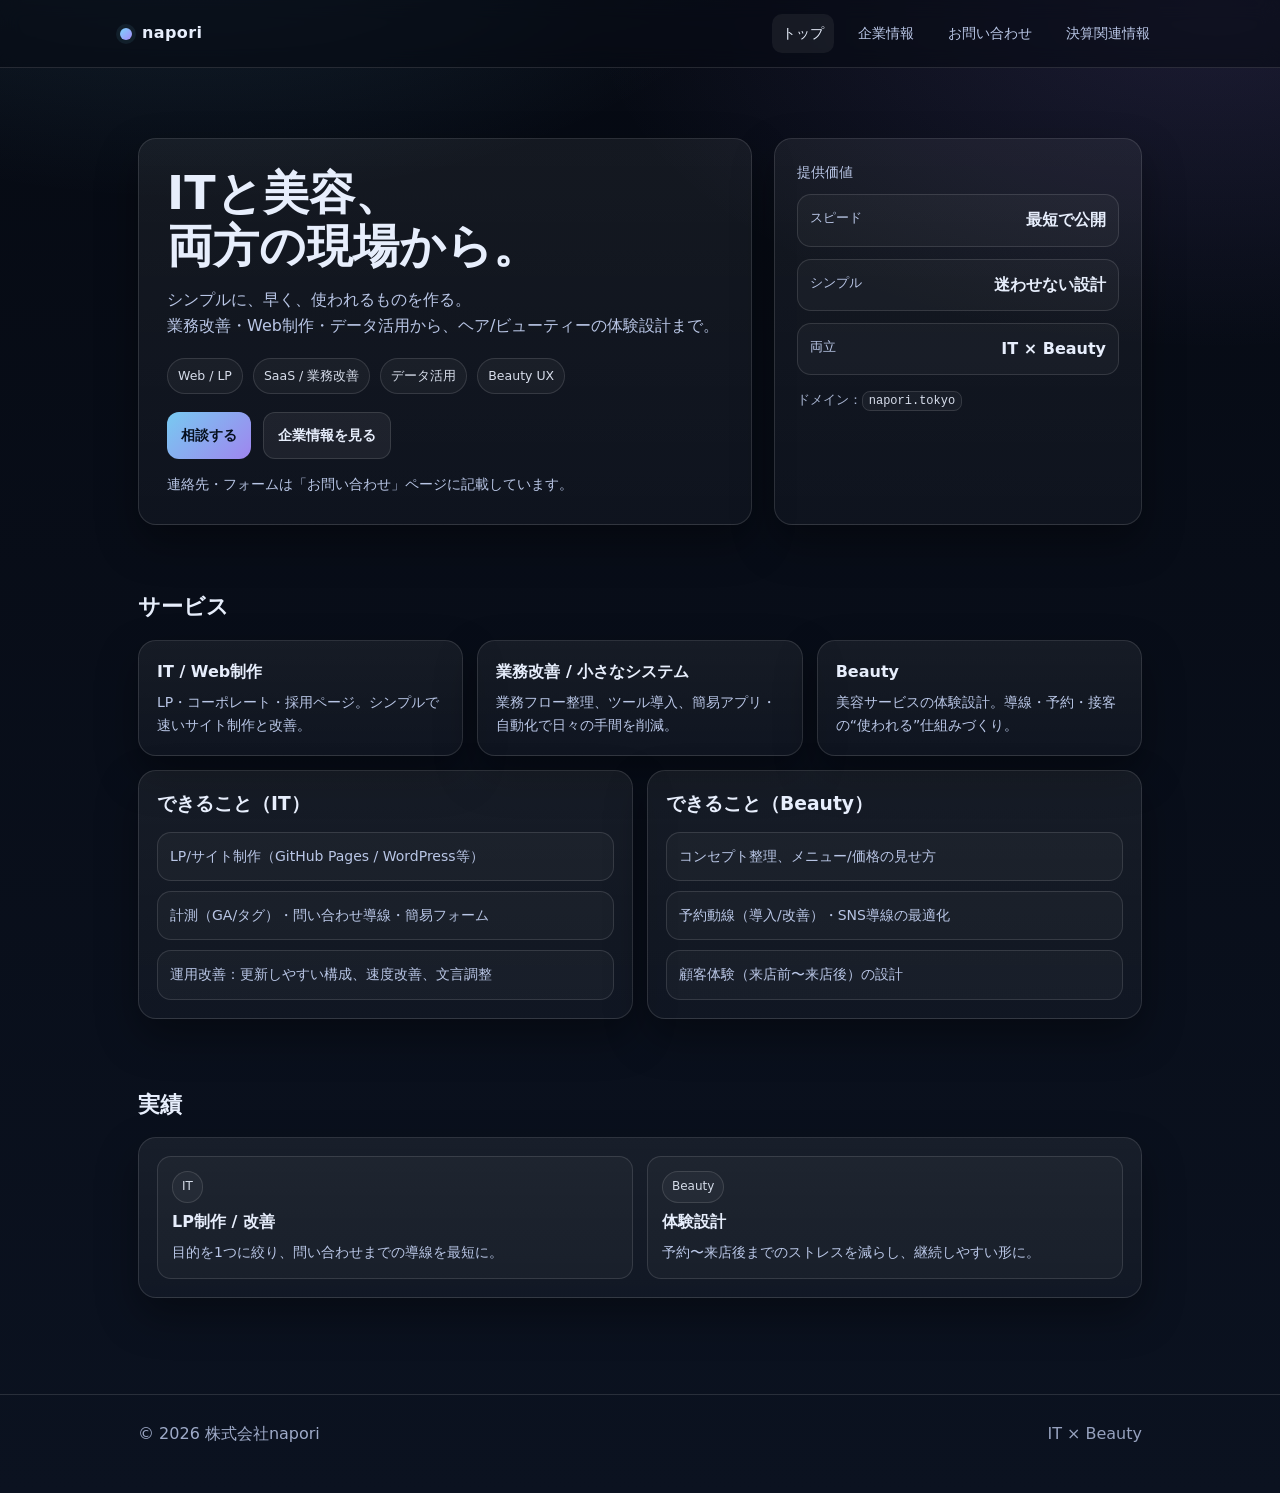
<file: index.html>
<!doctype html>
<html lang="ja">
<head>

  <meta charset="utf-8" />
  <meta name="viewport" content="width=device-width,initial-scale=1" />
  <meta name="theme-color" content="#0b1220" />
  <link rel="icon" href="/assets/favicon.svg" type="image/svg+xml">
  <link rel="stylesheet" href="/assets/style.css" />

  <title>napori | IT × Beauty</title>
  <meta name="description" content="株式会社napori｜ITと美容の両方の現場から。業務改善・Web制作・データ活用から、ビューティーの体験設計まで。">
</head>
<body>
  <header>
    <div class="wrap nav">
      <div class="brand">
        <span class="dot" aria-hidden="true"></span>
        <a href="/" aria-label="napori home">napori</a>
      </div>
      <nav class="menu" aria-label="primary">
        <a href="/" style="background:rgba(255,255,255,.06); color:var(--text)">トップ</a>
        <a href="/company/">企業情報</a>
        <a href="/contact/">お問い合わせ</a>
        <a href="/finance/">決算関連情報</a>
      </nav>
    </div>
  </header>

  <main>

    <section class="hero">
      <div class="wrap hero-grid">
        <div class="card hero-main">
          <h1>ITと美容、<br/>両方の現場から。</h1>
          <p class="lead">
            シンプルに、早く、使われるものを作る。<br/>
            業務改善・Web制作・データ活用から、ヘア/ビューティーの体験設計まで。
          </p>

          <div class="pill-row" aria-label="highlights">
            <span class="pill">Web / LP</span>
            <span class="pill">SaaS / 業務改善</span>
            <span class="pill">データ活用</span>
            <span class="pill">Beauty UX</span>
          </div>

          <div class="cta">
            <a class="btn primary" href="/contact/">相談する</a>
            <a class="btn" href="/company/">企業情報を見る</a>
          </div>

          <p class="sub" style="margin-top:14px;">
            連絡先・フォームは「お問い合わせ」ページに記載しています。
          </p>
        </div>

        <aside class="card hero-side" aria-label="summary">
          <p class="sub" style="margin:0 0 10px;">提供価値</p>
          <div class="kpi">
            <div class="row">
              <div class="label">スピード</div>
              <div class="value">最短で公開</div>
            </div>
            <div class="row">
              <div class="label">シンプル</div>
              <div class="value">迷わせない設計</div>
            </div>
            <div class="row">
              <div class="label">両立</div>
              <div class="value">IT × Beauty</div>
            </div>
          </div>

          <p class="small" style="margin:14px 0 0;">
            ドメイン：<code class="inline">napori.tokyo</code>
          </p>
        </aside>
      </div>
    </section>

    <section id="services">
      <div class="wrap">
        <div class="section-title">
          <h2>サービス</h2>
        </div>

        <div class="grid3">
          <div class="card svc">
            <h3>IT / Web制作</h3>
            <p>LP・コーポレート・採用ページ。シンプルで速いサイト制作と改善。</p>
          </div>
          <div class="card svc">
            <h3>業務改善 / 小さなシステム</h3>
            <p>業務フロー整理、ツール導入、簡易アプリ・自動化で日々の手間を削減。</p>
          </div>
          <div class="card svc">
            <h3>Beauty</h3>
            <p>美容サービスの体験設計。導線・予約・接客の“使われる”仕組みづくり。</p>
          </div>
        </div>

        <div class="two" style="margin-top:14px;">
          <div class="card panel">
            <h3 style="margin:0 0 8px;">できること（IT）</h3>
            <ul class="list">
              <li>LP/サイト制作（GitHub Pages / WordPress等）</li>
              <li>計測（GA/タグ）・問い合わせ導線・簡易フォーム</li>
              <li>運用改善：更新しやすい構成、速度改善、文言調整</li>
            </ul>
          </div>
          <div class="card panel">
            <h3 style="margin:0 0 8px;">できること（Beauty）</h3>
            <ul class="list">
              <li>コンセプト整理、メニュー/価格の見せ方</li>
              <li>予約動線（導入/改善）・SNS導線の最適化</li>
              <li>顧客体験（来店前〜来店後）の設計</li>
            </ul>
          </div>
        </div>
      </div>
    </section>

    <section id="works">
      <div class="wrap">
        <div class="section-title">
          <h2>実績</h2>
        </div>

        <div class="card works">
          <div class="two">
            <div class="work">
              <span class="tag">IT</span>
              <div class="ttl">LP制作 / 改善</div>
              <div class="desc">目的を1つに絞り、問い合わせまでの導線を最短に。</div>
            </div>
            <div class="work">
              <span class="tag">Beauty</span>
              <div class="ttl">体験設計</div>
              <div class="desc">予約〜来店後までのストレスを減らし、継続しやすい形に。</div>
            </div>
          </div>

        </div>
      </div>
    </section>

  </main>

  <footer>
    <div class="wrap">
      <div style="display:flex; justify-content:space-between; gap:10px; flex-wrap:wrap;">
        <div>© <span id="y"></span> 株式会社napori</div>
        <div style="color:rgba(185,198,230,.8);">IT × Beauty</div>
      </div>
    </div>
  </footer>

  <script>
    document.getElementById("y").textContent = new Date().getFullYear();
  </script>
</body>
</html>
</file>
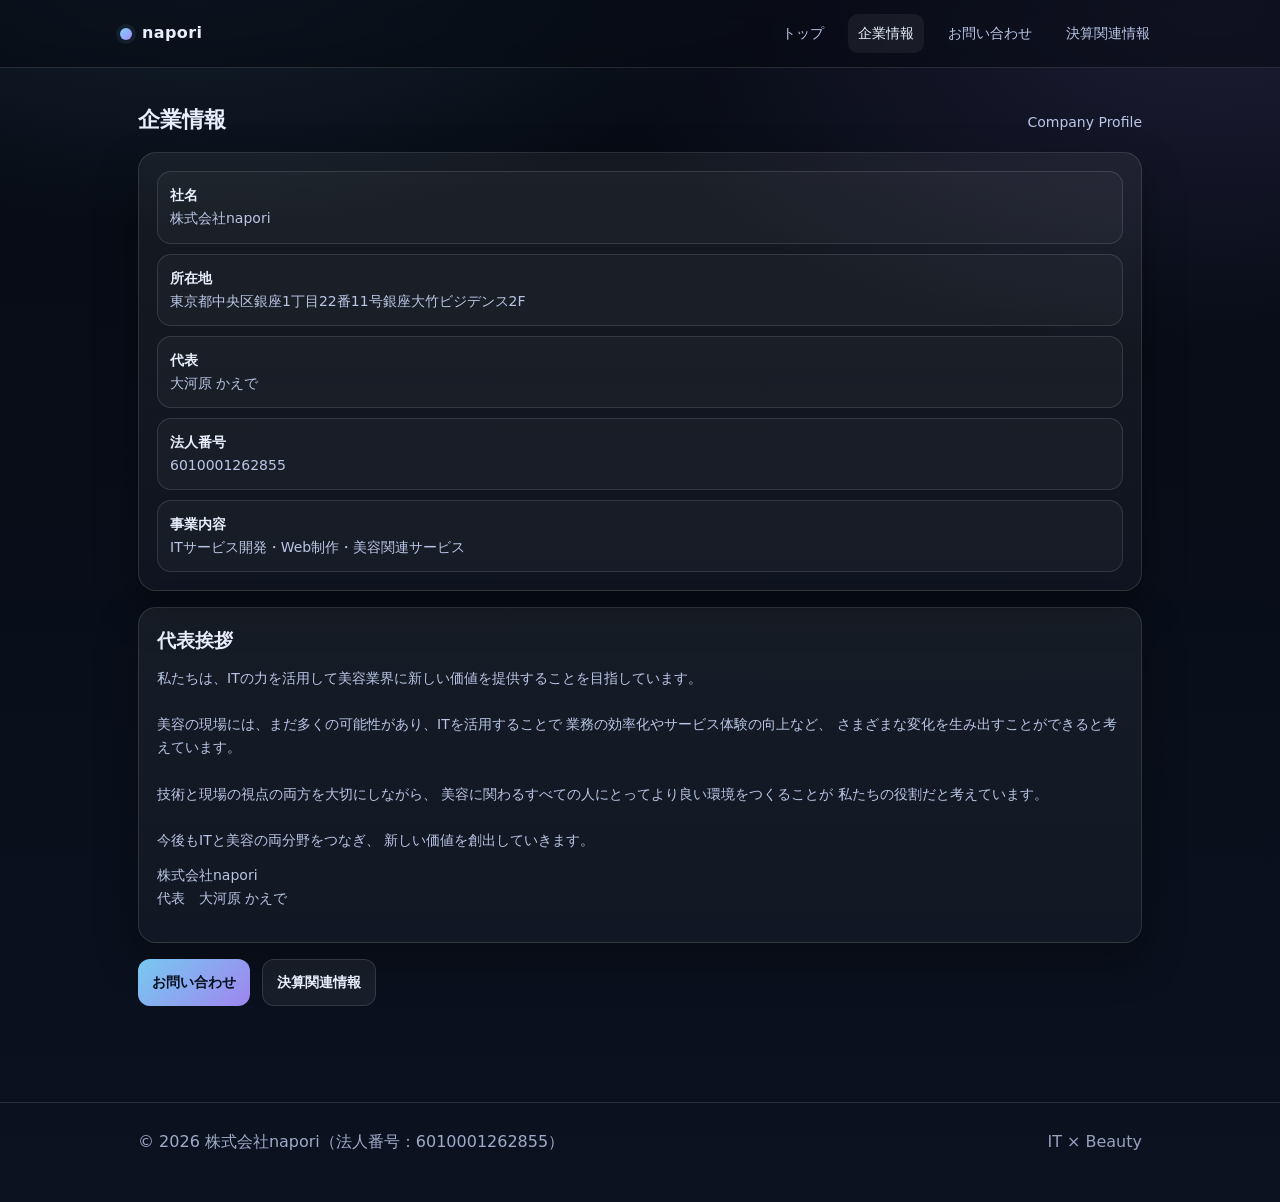
<file: company/index.html>
<!doctype html>
<html lang="ja">
<head>
  <meta charset="utf-8" />
  <meta name="viewport" content="width=device-width,initial-scale=1" />
  <meta name="theme-color" content="#0b1220" />

  <link rel="icon" href="/assets/favicon.svg" type="image/svg+xml">
  <link rel="stylesheet" href="/assets/style.css" />

  <title>企業情報 | 株式会社napori</title>
  <meta name="description" content="株式会社naporiの企業情報（社名、所在地、代表、法人番号）">
</head>

<body>

  <header>
    <div class="wrap nav">
      <div class="brand">
        <span class="dot" aria-hidden="true"></span>
        <a href="/" aria-label="napori home">napori</a>
      </div>

      <nav class="menu" aria-label="primary">
        <a href="/">トップ</a>
        <a href="/company/" style="background:rgba(255,255,255,.06); color:var(--text)">企業情報</a>
        <a href="/contact/">お問い合わせ</a>
        <a href="/finance/">決算関連情報</a>
      </nav>
    </div>
  </header>

  <main>

    <section>
      <div class="wrap">

        <div class="section-title">
          <h2>企業情報</h2>
          <p class="sub">Company Profile</p>
        </div>

        <!-- 会社概要 -->
        <div class="card panel">
          <ul class="list" style="margin-top:0">
            <li>
              <b style="color:var(--text)">社名</b><br/>
              株式会社napori
            </li>

            <li>
              <b style="color:var(--text)">所在地</b><br/>
              東京都中央区銀座1丁目22番11号銀座大竹ビジデンス2F
            </li>

            <li>
              <b style="color:var(--text)">代表</b><br/>
              大河原 かえで
            </li>

            <li>
              <b style="color:var(--text)">法人番号</b><br/>
              6010001262855
            </li>

            <li>
              <b style="color:var(--text)">事業内容</b><br/>
              ITサービス開発・Web制作・美容関連サービス
            </li>
          </ul>
        </div>

        <!-- 代表挨拶 -->
        <div class="card panel" style="margin-top:16px;">

          <h3 style="margin:0 0 10px;">代表挨拶</h3>

          <p style="margin:0; color:var(--muted); font-size:14px;">
            私たちは、ITの力を活用して美容業界に新しい価値を提供することを目指しています。<br/><br/>

            美容の現場には、まだ多くの可能性があり、ITを活用することで
            業務の効率化やサービス体験の向上など、
            さまざまな変化を生み出すことができると考えています。<br/><br/>

            技術と現場の視点の両方を大切にしながら、
            美容に関わるすべての人にとってより良い環境をつくることが
            私たちの役割だと考えています。<br/><br/>

            今後もITと美容の両分野をつなぎ、
            新しい価値を創出していきます。
          </p>

          <p style="margin-top:12px; color:var(--muted); font-size:14px;">
            株式会社napori<br/>
            代表　大河原 かえで
          </p>

        </div>

        <!-- CTA -->
        <div class="cta" style="margin-top:16px;">
          <a class="btn primary" href="/contact/">お問い合わせ</a>
          <a class="btn" href="/finance/">決算関連情報</a>
        </div>

      </div>
    </section>

  </main>

  <footer>
    <div class="wrap">
      <div style="display:flex; justify-content:space-between; gap:10px; flex-wrap:wrap;">
        <div>
          © <span id="y"></span> 株式会社napori（法人番号：6010001262855）
        </div>
        <div style="color:rgba(185,198,230,.8);">
          IT × Beauty
        </div>
      </div>
    </div>
  </footer>

  <script>
    document.getElementById("y").textContent = new Date().getFullYear();
  </script>

</body>
</html>
</file>
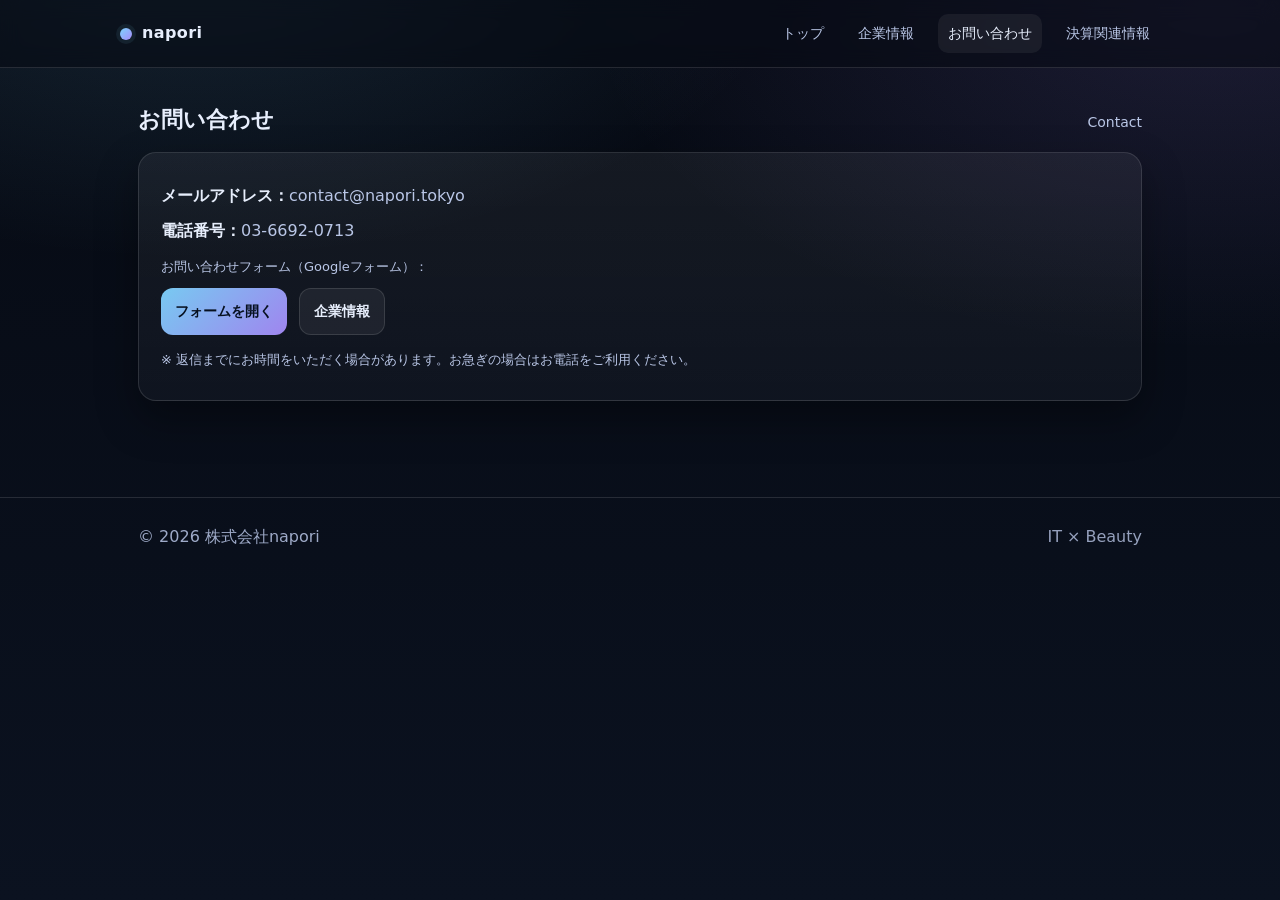
<file: contact/index.html>
<!doctype html>
<html lang="ja">
<head>

  <meta charset="utf-8" />
  <meta name="viewport" content="width=device-width,initial-scale=1" />
  <meta name="theme-color" content="#0b1220" />
  <link rel="icon" href="/assets/favicon.svg" type="image/svg+xml">
  <link rel="stylesheet" href="/assets/style.css" />

  <title>お問い合わせ | 株式会社napori</title>
  <meta name="description" content="株式会社naporiへのお問い合わせ（メール、電話、フォーム）">
</head>
<body>
  <header>
    <div class="wrap nav">
      <div class="brand">
        <span class="dot" aria-hidden="true"></span>
        <a href="/" aria-label="napori home">napori</a>
      </div>
      <nav class="menu" aria-label="primary">
        <a href="/">トップ</a>
        <a href="/company/">企業情報</a>
        <a href="/contact/" style="background:rgba(255,255,255,.06); color:var(--text)">お問い合わせ</a>
        <a href="/finance/">決算関連情報</a>
      </nav>
    </div>
  </header>

  <main>
    <section>
      <div class="wrap">
        <div class="section-title">
          <h2>お問い合わせ</h2>
          <p class="sub">Contact</p>
        </div>

        <div class="card contact">
          <p><b>メールアドレス：</b><a href="mailto:contact@napori.tokyo">contact@napori.tokyo</a></p>
          <p><b>電話番号：</b><a href="tel:+81366920713">03-6692-0713</a></p>

          <p class="small" style="margin-top:12px;">
            お問い合わせフォーム（Googleフォーム）：
          </p>
          <div class="cta" style="margin-top:10px;">
            <a class="btn primary" target="_blank" rel="noopener" href="https://docs.google.com/forms/d/e/1FAIpQLSdxf0APTU8mkckwifSIQJSLi9h5tLdHo3npphN3XJnUTJJ5-Q/viewform?usp=publish-editor">
              フォームを開く
            </a>
            <a class="btn" href="/company/">企業情報</a>
          </div>

          <p class="small" style="margin-top:14px;">
            ※ 返信までにお時間をいただく場合があります。お急ぎの場合はお電話をご利用ください。
          </p>
        </div>
      </div>
    </section>

  </main>

  <footer>
    <div class="wrap">
      <div style="display:flex; justify-content:space-between; gap:10px; flex-wrap:wrap;">
        <div>© <span id="y"></span> 株式会社napori</div>
        <div style="color:rgba(185,198,230,.8);">IT × Beauty</div>
      </div>
    </div>
  </footer>

  <script>
    document.getElementById("y").textContent = new Date().getFullYear();
  </script>
</body>
</html>
</file>
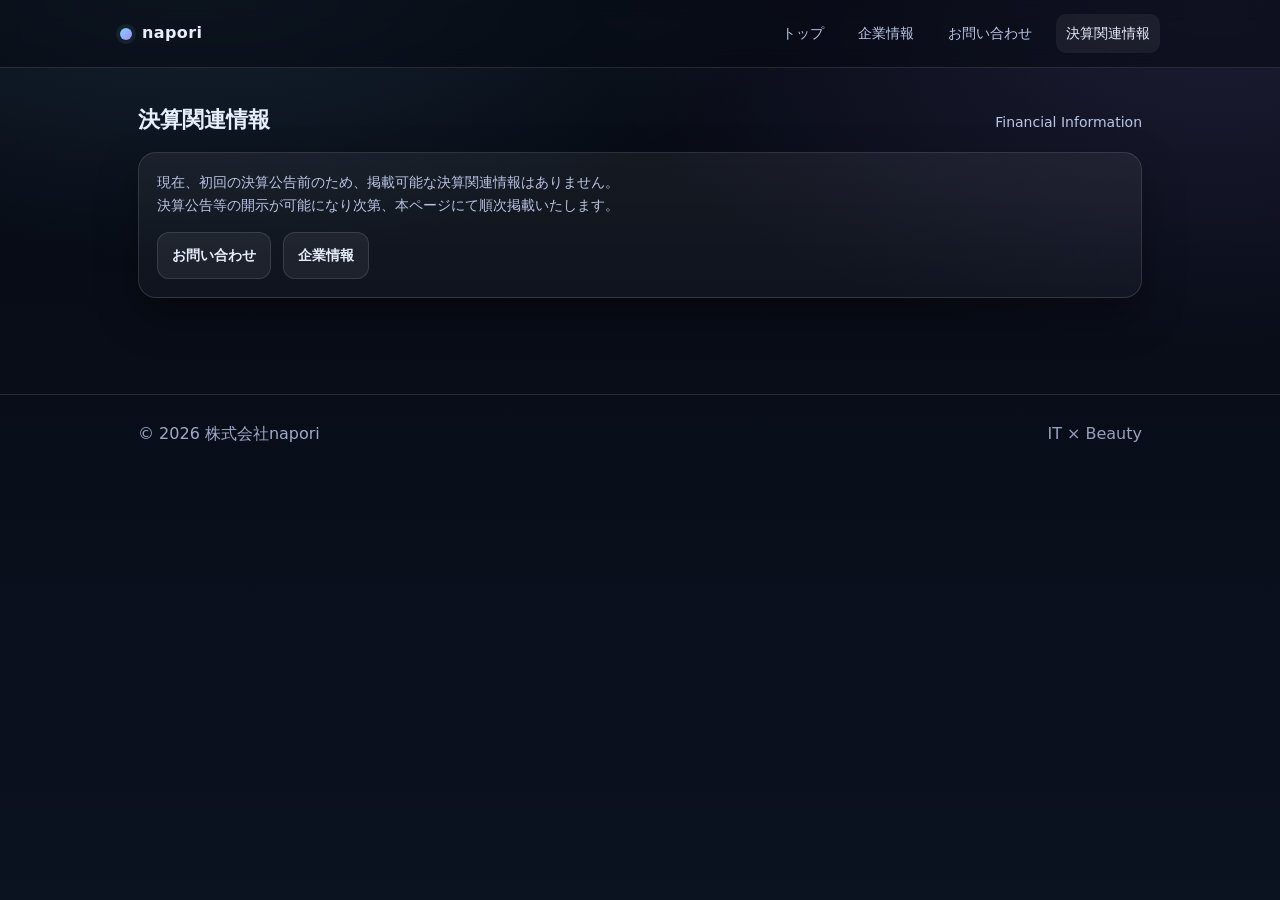
<file: finance/index.html>
<!doctype html>
<html lang="ja">
<head>

  <meta charset="utf-8" />
  <meta name="viewport" content="width=device-width,initial-scale=1" />
  <meta name="theme-color" content="#0b1220" />
  <link rel="icon" href="/assets/favicon.svg" type="image/svg+xml">
  <link rel="stylesheet" href="/assets/style.css" />

  <title>決算関連情報 | 株式会社napori</title>
  <meta name="description" content="株式会社naporiの決算関連情報（決算公告等）">
</head>
<body>
  <header>
    <div class="wrap nav">
      <div class="brand">
        <span class="dot" aria-hidden="true"></span>
        <a href="/" aria-label="napori home">napori</a>
      </div>
      <nav class="menu" aria-label="primary">
        <a href="/">トップ</a>
        <a href="/company/">企業情報</a>
        <a href="/contact/">お問い合わせ</a>
        <a href="/finance/" style="background:rgba(255,255,255,.06); color:var(--text)">決算関連情報</a>
      </nav>
    </div>
  </header>

  <main>

    <section>
      <div class="wrap">
        <div class="section-title">
          <h2>決算関連情報</h2>
          <p class="sub">Financial Information</p>
        </div>

        <div class="card panel">
          <p style="margin:0; color:var(--muted); font-size:14px;">
            現在、初回の決算公告前のため、掲載可能な決算関連情報はありません。<br/>
            決算公告等の開示が可能になり次第、本ページにて順次掲載いたします。
          </p>

          <div class="cta" style="margin-top:14px;">
            <a class="btn" href="/contact/">お問い合わせ</a>
            <a class="btn" href="/company/">企業情報</a>
          </div>
        </div>
      </div>
    </section>

  </main>

  <footer>
    <div class="wrap">
      <div style="display:flex; justify-content:space-between; gap:10px; flex-wrap:wrap;">
        <div>© <span id="y"></span> 株式会社napori</div>
        <div style="color:rgba(185,198,230,.8);">IT × Beauty</div>
      </div>
    </div>
  </footer>

  <script>
    document.getElementById("y").textContent = new Date().getFullYear();
  </script>
</body>
</html>
</file>
<file: assets/style.css>
:root{
  --bg:#0b1220;
  --card:#0f1a2f;
  --text:#e7eefc;
  --muted:#b9c6e6;
  --line:rgba(255,255,255,.12);
  --accent:#7dd3fc;
  --accent2:#a78bfa;
  --shadow: 0 18px 40px rgba(0,0,0,.35);
  --radius:18px;
  --max: 1040px;
}
*{box-sizing:border-box}
body{
  margin:0;
  font-family: ui-sans-serif, system-ui, -apple-system, "Hiragino Sans", "Noto Sans JP", "Segoe UI", sans-serif;
  background:
    radial-gradient(900px 500px at 15% -10%, rgba(125,211,252,.15), transparent 70%),
    radial-gradient(900px 500px at 95% 0%, rgba(167,139,250,.14), transparent 70%),
    linear-gradient(180deg, #060a13, var(--bg));
  color:var(--text);
  line-height:1.65;
  min-height:100vh;
}
a{color:inherit; text-decoration:none}
.wrap{max-width:var(--max); margin:0 auto; padding:0 18px}
header{
  position:sticky; top:0; z-index:10;
  backdrop-filter: blur(10px);
  background: rgba(6,10,19,.55);
  border-bottom:1px solid var(--line);
}
.nav{
  display:flex; align-items:center; justify-content:space-between;
  padding:14px 0;
}
.brand{display:flex; gap:10px; align-items:center; font-weight:700; letter-spacing:.4px}
.dot{
  width:12px; height:12px; border-radius:999px;
  background: linear-gradient(135deg, var(--accent), var(--accent2));
  box-shadow: 0 0 0 4px rgba(125,211,252,.08);
}
.menu{display:flex; gap:14px; flex-wrap:wrap; justify-content:flex-end}
.menu a{
  color:var(--muted);
  font-size:14px;
  padding:8px 10px;
  border-radius:10px;
}
.menu a:hover{background:rgba(255,255,255,.06); color:var(--text)}
main{padding-bottom:34px}
section{padding:34px 0}
.card{
  background: linear-gradient(180deg, rgba(255,255,255,.06), rgba(255,255,255,.03));
  border: 1px solid var(--line);
  border-radius: var(--radius);
  box-shadow: var(--shadow);
}
.section-title{
  display:flex; align-items:baseline; justify-content:space-between; gap:10px;
  margin:0 0 14px;
}
h2{margin:0; font-size:22px}
.sub{margin:0; color:var(--muted); font-size:14px}
.panel{padding:18px}
.list{
  margin:12px 0 0;
  padding:0; list-style:none;
  display:grid; gap:10px;
}
.list li{
  padding:12px 12px;
  border:1px solid var(--line);
  border-radius:14px;
  background:rgba(255,255,255,.03);
  color:var(--muted);
  font-size:14px;
}
.btn{
  display:inline-flex; align-items:center; justify-content:center;
  gap:8px;
  padding:11px 14px;
  border-radius:12px;
  border:1px solid var(--line);
  background:rgba(255,255,255,.06);
  color:var(--text);
  font-weight:600;
  font-size:14px;
}
.btn.primary{
  border:0;
  background: linear-gradient(135deg, rgba(125,211,252,.95), rgba(167,139,250,.95));
  color:#06101f;
}
.btn:hover{transform: translateY(-1px)}
code.inline{
  font-family: ui-monospace, SFMono-Regular, Menlo, Monaco, Consolas, "Liberation Mono", "Courier New", monospace;
  font-size:12px;
  padding:2px 6px;
  border-radius:8px;
  border:1px solid var(--line);
  background:rgba(255,255,255,.04);
  color:rgba(231,238,252,.92);
}
footer{
  padding:26px 0 46px;
  color:rgba(185,198,230,.85);
  border-top:1px solid var(--line);
  margin-top:28px;
}
.small{font-size:13px;color:rgba(185,198,230,.9)}
.hero{padding:70px 0 30px;}
.hero-grid{display:grid;gap:22px;grid-template-columns:1.25fr .75fr;align-items:stretch;}
@media (max-width: 900px){.hero-grid{grid-template-columns:1fr}.hero{padding:48px 0 24px}}
.hero-main{padding:28px}
h1{font-size: clamp(30px, 4.2vw, 46px);line-height:1.15;margin:0 0 14px;letter-spacing:.2px;}
.lead{color:var(--muted); margin:0 0 18px; font-size:16px}
.pill-row{display:flex; gap:10px; flex-wrap:wrap; margin:14px 0 18px}
.pill{font-size:12.5px;color:rgba(231,238,252,.92);border:1px solid var(--line);background:rgba(255,255,255,.04);padding:7px 10px;border-radius:999px;}
.cta{display:flex; gap:12px; flex-wrap:wrap; margin-top:16px}
.hero-side{padding:22px}
.kpi{display:grid; gap:12px; margin-top:6px}
.kpi .row{display:flex; justify-content:space-between; gap:12px; padding:12px 12px; border:1px solid var(--line); border-radius:14px; background:rgba(255,255,255,.03)}
.kpi .label{color:var(--muted); font-size:13px}
.kpi .value{font-weight:700}
.grid3{display:grid; gap:14px; grid-template-columns: repeat(3, 1fr);}
@media (max-width: 900px){.grid3{grid-template-columns:1fr}}
.svc{padding:18px}
.svc h3{margin:0 0 6px; font-size:16px}
.svc p{margin:0; color:var(--muted); font-size:14px}
.two{display:grid; gap:14px; grid-template-columns: 1fr 1fr;}
@media (max-width: 900px){.two{grid-template-columns:1fr}}
.works{padding:18px}
.work{display:flex; flex-direction:column; gap:6px; padding:14px 14px; border:1px solid var(--line); border-radius:14px; background:rgba(255,255,255,.03)}
.tag{font-size:12px; width:fit-content; padding:5px 9px; border-radius:999px; border:1px solid var(--line); background:rgba(255,255,255,.04); color:rgba(231,238,252,.9)}
.work .ttl{font-weight:700}
.work .desc{color:var(--muted); font-size:14px}
.contact{padding:22px}
.contact p{margin:8px 0; color:var(--muted)}
.contact b{color:var(--text)}
</file>
